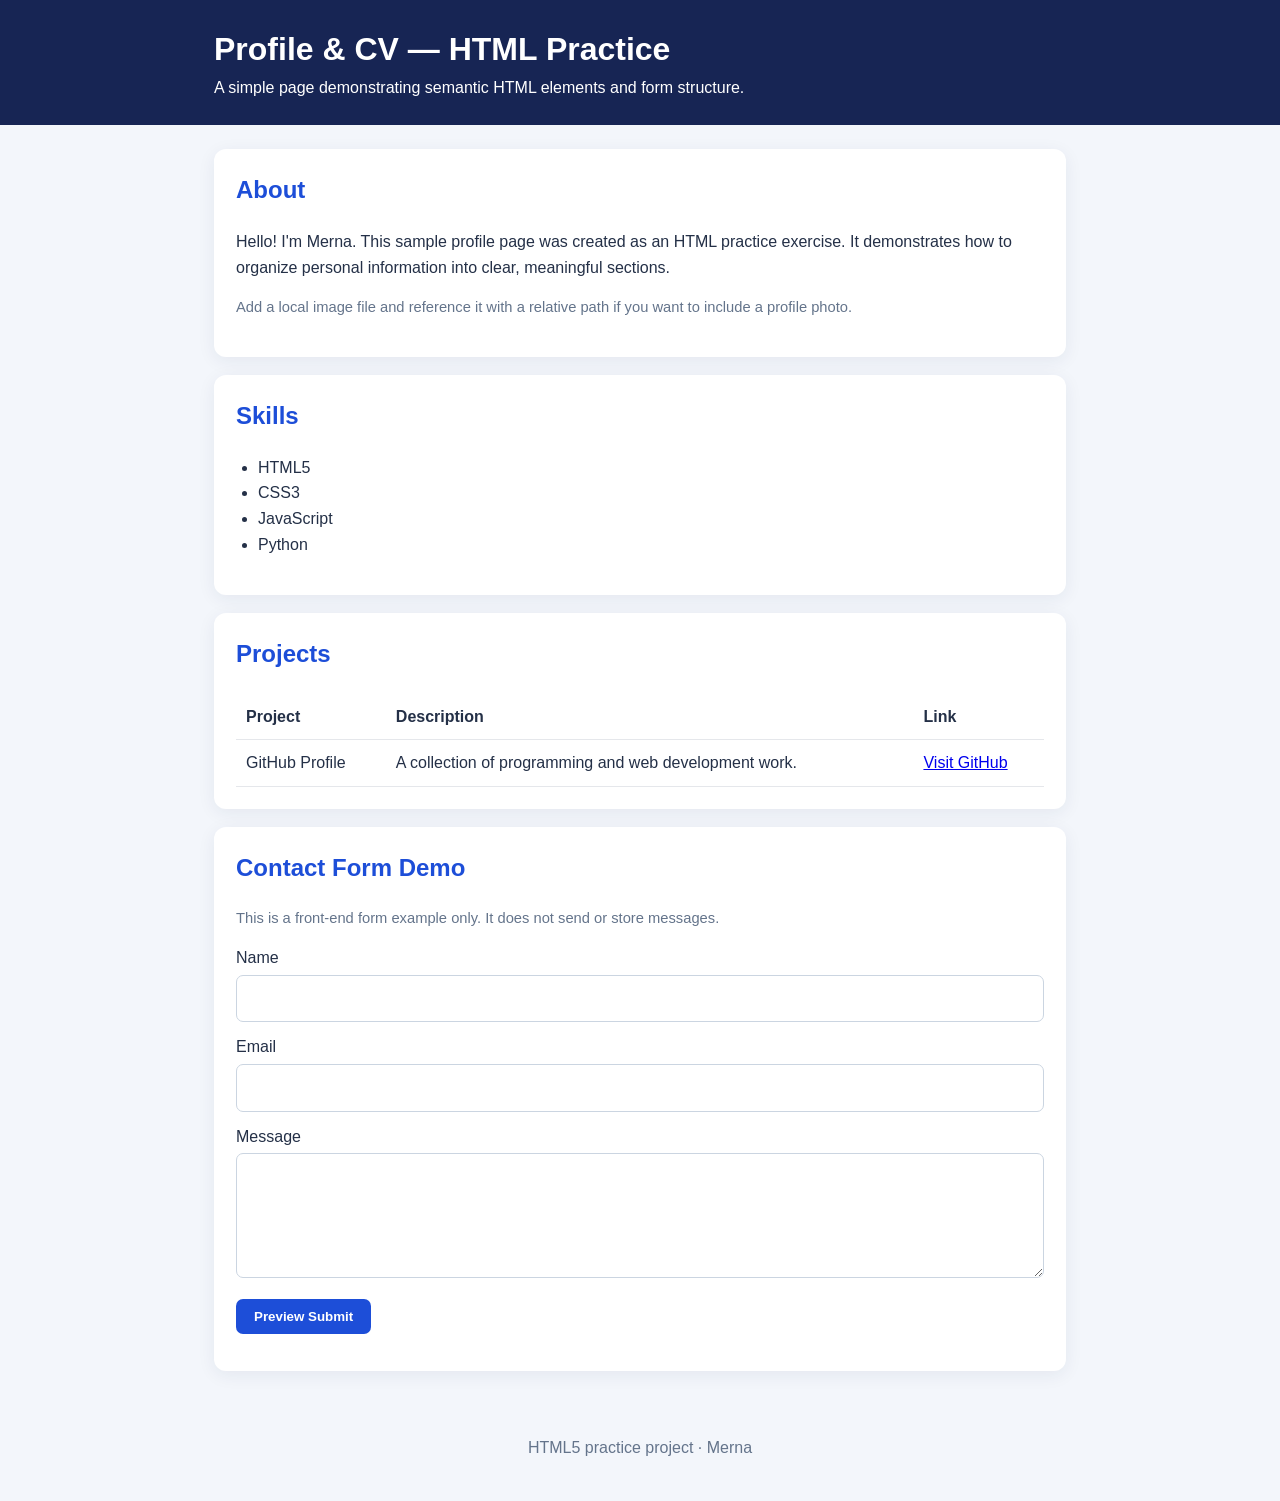
<file: 01-HTML-CV-Profile/index.html>
<!doctype html>
<html lang="en">
<head>
  <meta charset="UTF-8">
  <meta name="viewport" content="width=device-width, initial-scale=1">
  <meta name="description" content="A simple HTML profile and CV page demonstrating semantic structure and accessible forms.">
  <title>HTML Profile & CV Practice</title>
  <style>
    *{box-sizing:border-box}body{margin:0;font:16px/1.6 Arial,sans-serif;color:#243047;background:#f3f6fb}
    header,main,footer{max-width:900px;margin:auto;padding:24px}header{background:#172554;color:white;max-width:none}
    header h1,header p{max-width:852px;margin:0 auto}main{display:grid;gap:18px}
    section{background:white;padding:22px;border-radius:12px;box-shadow:0 4px 18px #17255412}
    h2{margin-top:0;color:#1d4ed8}ul{padding-left:22px}table{width:100%;border-collapse:collapse}
    th,td{text-align:left;padding:10px;border-bottom:1px solid #e5e7eb}label{display:block;margin:12px 0 4px}
    input,textarea{width:100%;padding:10px;border:1px solid #cbd5e1;border-radius:7px;font:inherit}
    button{margin-top:14px;padding:10px 18px;border:0;border-radius:7px;background:#1d4ed8;color:white;font-weight:700}
    .note{color:#64748b;font-size:.92rem}footer{text-align:center;color:#64748b}
  </style>
</head>
<body>
  <header><h1>Profile & CV — HTML Practice</h1><p>A simple page demonstrating semantic HTML elements and form structure.</p></header>
  <main>
    <section id="about"><h2>About</h2><p>Hello! I'm Merna. This sample profile page was created as an HTML practice exercise. It demonstrates how to organize personal information into clear, meaningful sections.</p><p class="note">Add a local image file and reference it with a relative path if you want to include a profile photo.</p></section>
    <section id="skills"><h2>Skills</h2><ul><li>HTML5</li><li>CSS3</li><li>JavaScript</li><li>Python</li></ul></section>
    <section id="projects"><h2>Projects</h2><table><thead><tr><th>Project</th><th>Description</th><th>Link</th></tr></thead><tbody><tr><td>GitHub Profile</td><td>A collection of programming and web development work.</td><td><a href="https://github.com/MernaAyman-l" target="_blank" rel="noopener noreferrer">Visit GitHub</a></td></tr></tbody></table></section>
    <section id="contact"><h2>Contact Form Demo</h2><p class="note">This is a front-end form example only. It does not send or store messages.</p><form onsubmit="event.preventDefault();document.getElementById('form-status').textContent='Demo only — no message was sent.';"><label for="name">Name</label><input id="name" name="name" autocomplete="name" required><label for="email">Email</label><input id="email" name="email" type="email" autocomplete="email" required><label for="message">Message</label><textarea id="message" name="message" rows="4" required></textarea><button type="submit">Preview Submit</button><p id="form-status" class="note" aria-live="polite"></p></form></section>
  </main>
  <footer><p>HTML5 practice project · Merna</p></footer>
</body>
</html>
</file>
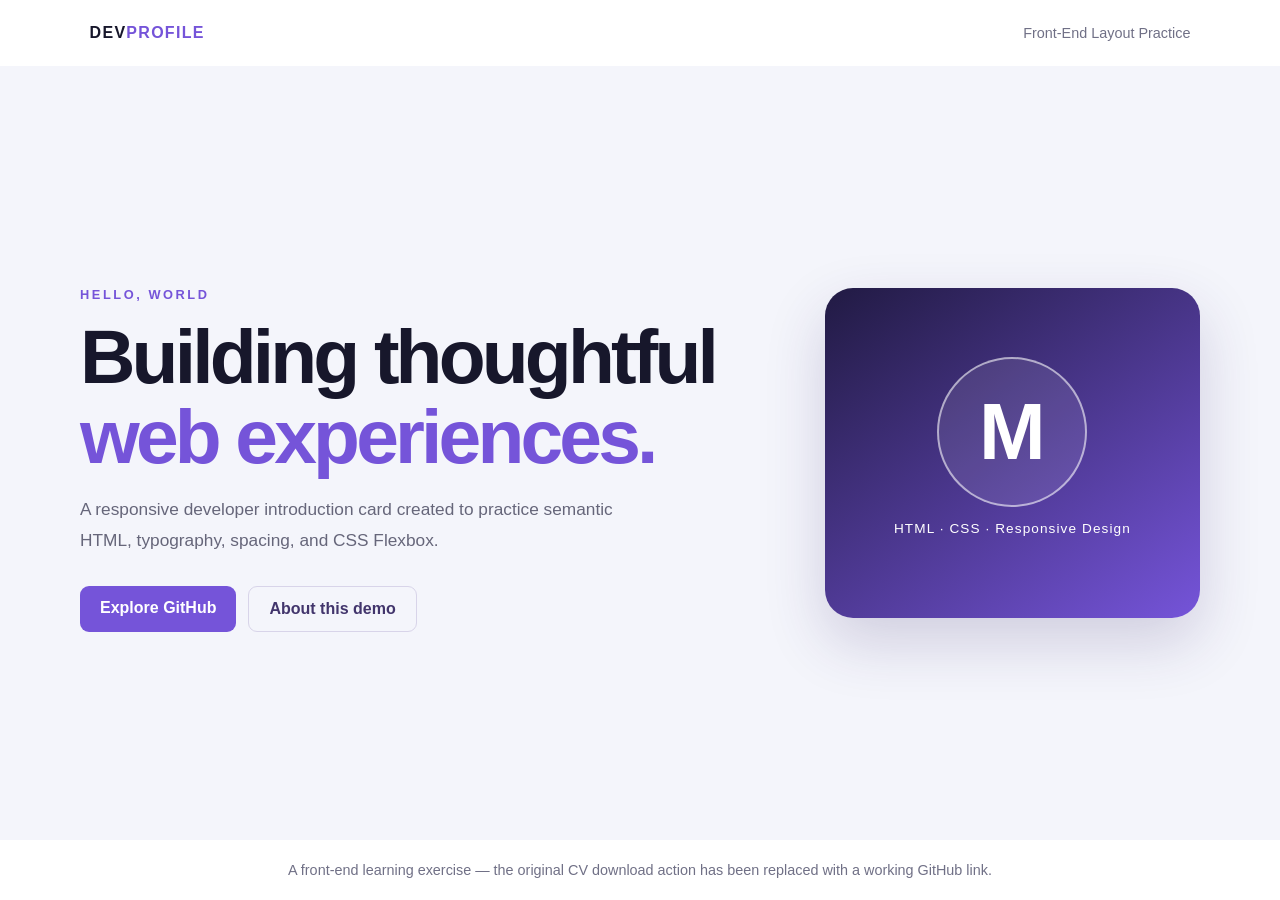
<file: 02-Developer-Hero-Card/index.html>
<!doctype html>
<html lang="en">
<head><meta charset="UTF-8"><meta name="viewport" content="width=device-width,initial-scale=1"><meta name="description" content="Responsive developer introduction card built with HTML and CSS."><title>Developer Intro Card</title><link rel="stylesheet" href="style.css"></head>
<body>
  <header class="topbar"><a class="brand" href="#home">DEV<span>PROFILE</span></a><span>Front-End Layout Practice</span></header>
  <main id="home" class="hero">
    <section class="copy"><p class="eyebrow">HELLO, WORLD</p><h1>Building thoughtful<br><span>web experiences.</span></h1><p class="intro">A responsive developer introduction card created to practice semantic HTML, typography, spacing, and CSS Flexbox.</p><div class="actions"><a class="button primary" href="https://github.com/MernaAyman-l" target="_blank" rel="noopener noreferrer">Explore GitHub</a><a class="button secondary" href="#about">About this demo</a></div></section>
    <aside class="visual" aria-label="Decorative initials avatar"><div class="avatar">M</div><p>HTML · CSS · Responsive Design</p></aside>
  </main>
  <footer id="about">A front-end learning exercise — the original CV download action has been replaced with a working GitHub link.</footer>
</body></html>
</file>
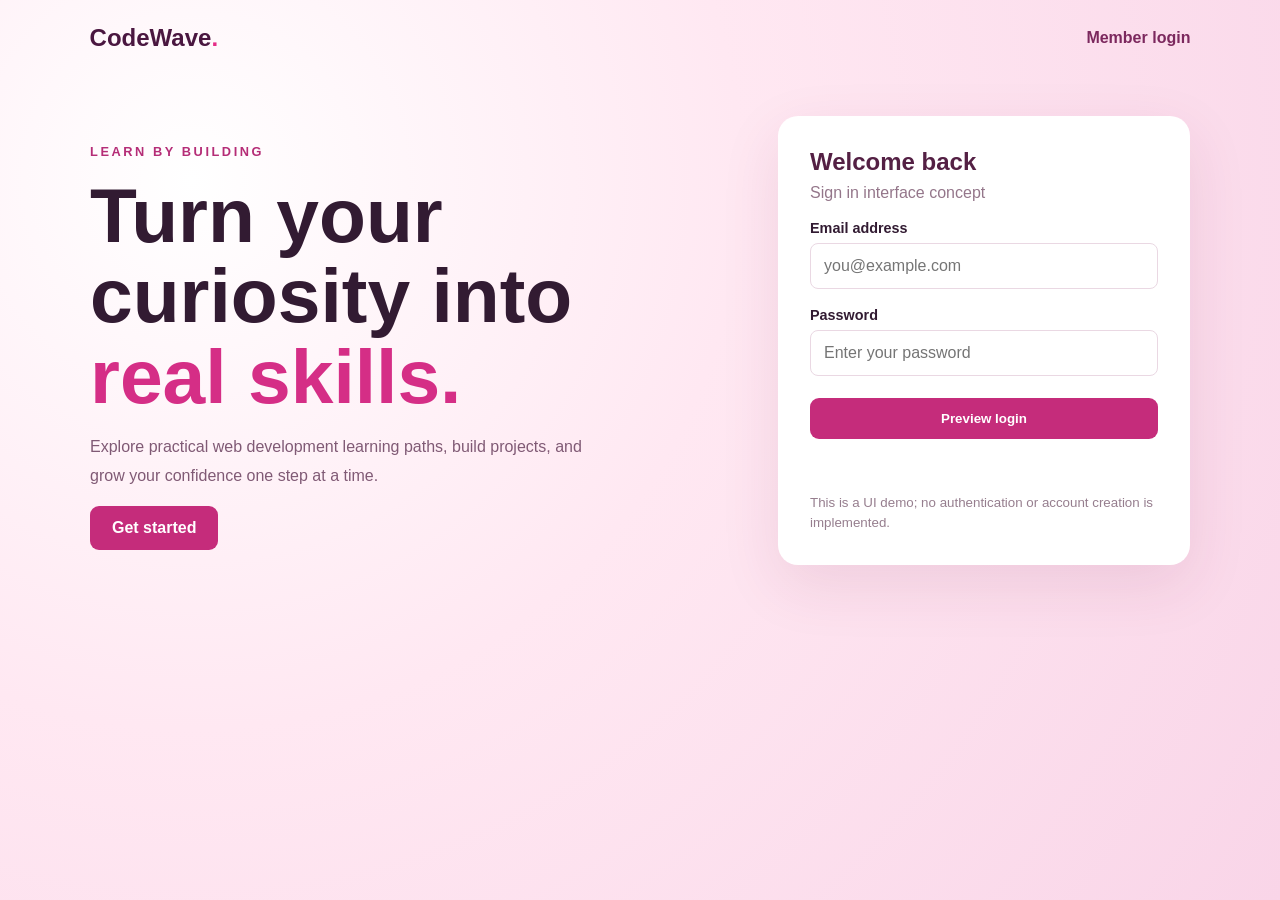
<file: 03-CodeWave-Landing-Login/index.html>
<!doctype html>
<html lang="en">
<head><meta charset="UTF-8"><meta name="viewport" content="width=device-width,initial-scale=1"><meta name="description" content="CodeWave bootcamp landing page and login interface practice."><title>CodeWave | Bootcamp UI</title><link rel="stylesheet" href="style.css"></head>
<body>
  <nav class="navbar"><a class="logo" href="#home">CodeWave<span>.</span></a><a class="nav-link" href="#login">Member login</a></nav>
  <main id="home" class="layout">
    <section class="intro"><p class="tag">LEARN BY BUILDING</p><h1>Turn your curiosity into <span>real skills.</span></h1><p>Explore practical web development learning paths, build projects, and grow your confidence one step at a time.</p><a class="join" href="#login">Get started</a></section>
    <section class="login" id="login"><h2>Welcome back</h2><p>Sign in interface concept</p><form id="login-form"><label for="email">Email address</label><input id="email" name="email" type="email" placeholder="you@example.com" autocomplete="email" required><label for="password">Password</label><input id="password" name="password" type="password" placeholder="Enter your password" autocomplete="current-password" required><button type="submit">Preview login</button><p id="status" class="status" aria-live="polite"></p></form><small>This is a UI demo; no authentication or account creation is implemented.</small></section>
  </main>
  <script>document.getElementById('login-form').addEventListener('submit',function(event){event.preventDefault();document.getElementById('status').textContent='Demo only — no sign-in request was sent.';});</script>
</body></html>
</file>
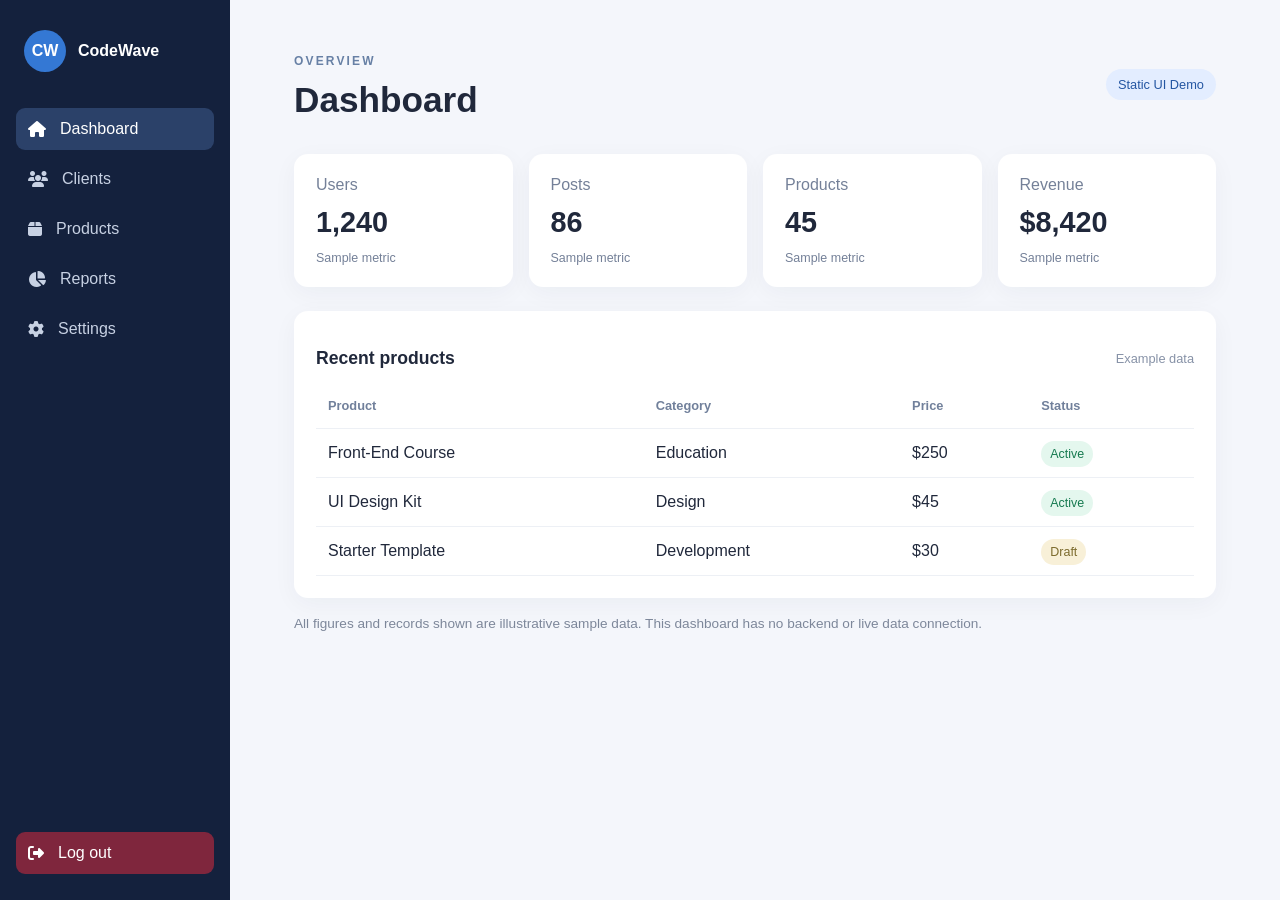
<file: 04-Landing-Page-and-Dashboard/dashboard.html>
<!doctype html>
<html lang="en">
<head><meta charset="UTF-8"><meta name="viewport" content="width=device-width,initial-scale=1"><meta name="description" content="Static admin dashboard UI practice built with HTML and CSS."><title>Admin Dashboard UI</title><link rel="stylesheet" href="dashboard.css"><link rel="stylesheet" href="https://cdnjs.cloudflare.com/ajax/libs/font-awesome/6.4.0/css/all.min.css"></head>
<body><aside class="sidebar"><div class="profile"><div class="avatar">CW</div><strong>CodeWave</strong></div><nav aria-label="Dashboard navigation"><a class="active" href="#dashboard"><i class="fa-solid fa-house"></i><span>Dashboard</span></a><a href="#clients"><i class="fa-solid fa-users"></i><span>Clients</span></a><a href="#products"><i class="fa-solid fa-box"></i><span>Products</span></a><a href="#reports"><i class="fa-solid fa-chart-pie"></i><span>Reports</span></a><a href="#settings"><i class="fa-solid fa-gear"></i><span>Settings</span></a></nav><a class="logout" href="#dashboard"><i class="fa-solid fa-right-from-bracket"></i><span>Log out</span></a></aside>
<main class="main" id="dashboard"><header class="page-heading"><div><p>OVERVIEW</p><h1>Dashboard</h1></div><span class="badge">Static UI Demo</span></header><section class="stats" aria-label="Sample statistics"><article><span>Users</span><strong>1,240</strong><small>Sample metric</small></article><article><span>Posts</span><strong>86</strong><small>Sample metric</small></article><article><span>Products</span><strong>45</strong><small>Sample metric</small></article><article><span>Revenue</span><strong>$8,420</strong><small>Sample metric</small></article></section><section class="panel" id="products"><div class="panel-heading"><h2>Recent products</h2><span>Example data</span></div><div class="table-wrap"><table><thead><tr><th>Product</th><th>Category</th><th>Price</th><th>Status</th></tr></thead><tbody><tr><td>Front-End Course</td><td>Education</td><td>$250</td><td><span class="status">Active</span></td></tr><tr><td>UI Design Kit</td><td>Design</td><td>$45</td><td><span class="status">Active</span></td></tr><tr><td>Starter Template</td><td>Development</td><td>$30</td><td><span class="status muted">Draft</span></td></tr></tbody></table></div></section><p class="disclaimer">All figures and records shown are illustrative sample data. This dashboard has no backend or live data connection.</p></main></body></html>
</file>
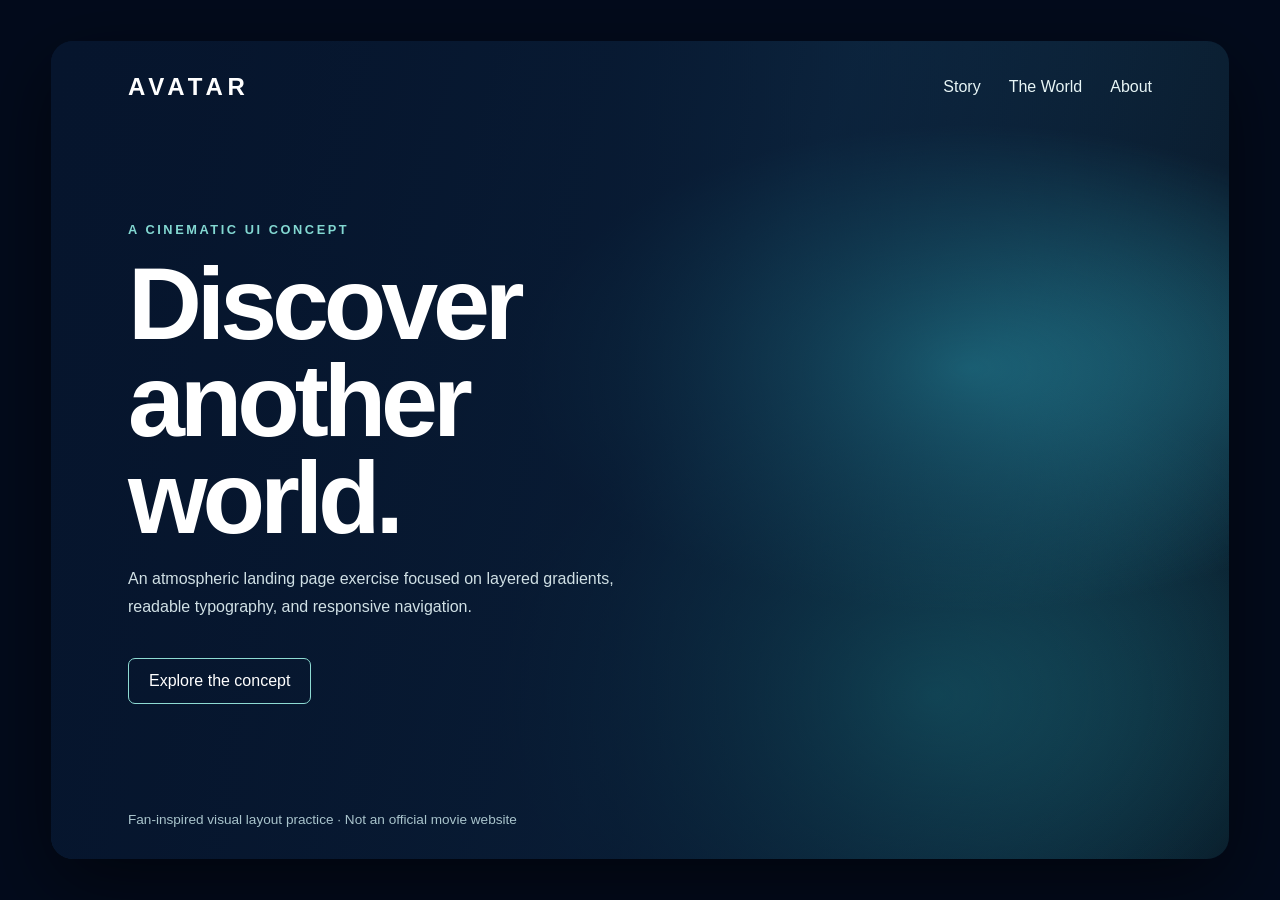
<file: 04-Landing-Page-and-Dashboard/landing-page.html>
<!doctype html>
<html lang="en">
<head><meta charset="UTF-8"><meta name="viewport" content="width=device-width,initial-scale=1"><meta name="description" content="Avatar-inspired cinematic landing page layout practice."><title>Avatar — Landing Page UI</title><link rel="stylesheet" href="style.css"></head>
<body class="landing"><main class="scene"><header><a class="wordmark" href="#">AVATAR</a><nav aria-label="Main navigation"><a href="#story">Story</a><a href="#world">The World</a><a href="#about">About</a></nav></header><section class="hero-copy" id="story"><p class="eyebrow">A CINEMATIC UI CONCEPT</p><h1>Discover<br>another world.</h1><p id="world">An atmospheric landing page exercise focused on layered gradients, readable typography, and responsive navigation.</p><a class="cta" href="#about">Explore the concept</a></section><footer id="about">Fan-inspired visual layout practice · Not an official movie website</footer></main></body></html>
</file>
<file: 02-Developer-Hero-Card/style.css>
*{box-sizing:border-box}body{margin:0;min-height:100vh;font-family:Inter,Arial,sans-serif;background:#f4f5fb;color:#17172b;display:flex;flex-direction:column}.topbar{display:flex;justify-content:space-between;align-items:center;padding:24px clamp(20px,7vw,100px);background:#fff}.brand{font-weight:900;letter-spacing:.08em;color:#17172b;text-decoration:none}.brand span{color:#7554d9}.topbar>span,footer{color:#707086;font-size:.9rem}.hero{width:min(1120px,88%);margin:auto;display:grid;grid-template-columns:1.3fr .7fr;gap:48px;align-items:center;padding:90px 0}.eyebrow{color:#7554d9;font-weight:800;letter-spacing:.2em;font-size:.8rem}.copy h1{font-size:clamp(2.6rem,6vw,5rem);line-height:1.05;letter-spacing:-.05em;margin:14px 0}.copy h1 span{color:#7554d9}.intro{max-width:560px;color:#66667a;line-height:1.8;font-size:1.08rem}.actions{display:flex;gap:12px;flex-wrap:wrap;margin-top:30px}.button{padding:13px 20px;border-radius:9px;text-decoration:none;font-weight:700}.primary{background:#7554d9;color:white}.secondary{border:1px solid #d8d4e9;color:#42356c}.visual{min-height:330px;border-radius:28px;background:linear-gradient(145deg,#211a43,#7554d9);display:flex;flex-direction:column;align-items:center;justify-content:center;color:#fff;box-shadow:0 24px 60px #34246b30}.avatar{width:150px;height:150px;border:2px solid #ffffff90;border-radius:50%;display:grid;place-items:center;font-size:5rem;font-weight:800;background:#ffffff18}.visual p{font-size:.85rem;letter-spacing:.08em}footer{text-align:center;padding:22px;background:#fff}@media(max-width:720px){.hero{grid-template-columns:1fr;padding:55px 0;gap:32px}.visual{min-height:240px}.avatar{width:110px;height:110px;font-size:3.5rem}.topbar>span{display:none}}
</file>
<file: 03-CodeWave-Landing-Login/style.css>
*{box-sizing:border-box}body{margin:0;min-height:100vh;font-family:Arial,sans-serif;color:#321b32;background:radial-gradient(circle at 15% 20%,#fff 0,#ffe8f2 42%,#f9d5e8 100%)}.navbar{display:flex;justify-content:space-between;align-items:center;padding:24px clamp(20px,7vw,100px)}.logo{font-size:1.5rem;font-weight:900;color:#4a1740;text-decoration:none}.logo span{color:#e52d87}.nav-link{color:#7c285e;text-decoration:none;font-weight:700}.layout{width:min(1100px,88%);margin:40px auto;display:grid;grid-template-columns:1.2fr .8fr;gap:70px;align-items:center}.intro .tag{font-size:.8rem;font-weight:800;letter-spacing:.2em;color:#b52d77}.intro h1{font-size:clamp(2.8rem,6vw,5rem);line-height:1.05;margin:16px 0}.intro h1 span{color:#d52e86}.intro>p:not(.tag){max-width:520px;line-height:1.8;color:#805a75}.join,button{display:inline-block;border:0;border-radius:9px;padding:13px 22px;background:#c52c7b;color:#fff;text-decoration:none;font-weight:800;cursor:pointer}.login{background:#fff;padding:32px;border-radius:20px;box-shadow:0 20px 60px #7d28531c}.login h2{margin:0;color:#542044}.login>p{color:#94768a;margin-top:8px}.login label{display:block;margin:18px 0 7px;font-weight:700;font-size:.9rem}.login input{width:100%;padding:13px;border:1px solid #ead8e3;border-radius:8px;font:inherit}.login button{width:100%;margin-top:22px}.login small,.status{display:block;color:#967e8e;line-height:1.5;margin-top:16px}.status{color:#9c2465;min-height:1.4em}@media(max-width:760px){.layout{grid-template-columns:1fr;gap:36px;margin:20px auto 50px}.intro h1{font-size:3rem}.navbar{padding:20px}}
</file>
<file: 04-Landing-Page-and-Dashboard/dashboard.css>
*{box-sizing:border-box}body{margin:0;min-height:100vh;background:#f4f6fb;color:#20283b;font-family:Arial,sans-serif;display:flex}.sidebar{width:230px;background:#14213d;color:#fff;padding:26px 16px;display:flex;flex-direction:column;gap:32px;min-height:100vh}.profile{display:flex;align-items:center;gap:12px;padding:4px 8px}.avatar{width:42px;height:42px;border-radius:50%;background:#3478d4;display:grid;place-items:center;font-weight:800}.sidebar nav{display:grid;gap:8px}.sidebar nav a,.logout{display:flex;align-items:center;gap:14px;padding:12px;border-radius:9px;color:#c7d1e3;text-decoration:none}.sidebar nav a:hover,.sidebar nav a.active{background:#2b4169;color:#fff}.logout{margin-top:auto;background:#7f263d;color:white}.main{width:min(1200px,calc(100% - 230px));padding:42px clamp(20px,5vw,64px);margin:0 auto}.page-heading{display:flex;justify-content:space-between;align-items:center;margin-bottom:28px}.page-heading p{font-size:.75rem;letter-spacing:.18em;color:#6780a5;font-weight:800}.page-heading h1{margin:6px 0;font-size:2.2rem}.badge{padding:8px 12px;border-radius:20px;background:#e3edff;color:#2456a2;font-size:.8rem}.stats{display:grid;grid-template-columns:repeat(4,1fr);gap:16px}.stats article,.panel{background:#fff;border-radius:14px;padding:22px;box-shadow:0 6px 24px #1d31500b}.stats article span,.stats small{display:block;color:#748098}.stats strong{display:block;font-size:1.8rem;margin:12px 0}.stats small{font-size:.78rem}.panel{margin-top:24px}.panel-heading{display:flex;justify-content:space-between;align-items:center}.panel-heading h2{font-size:1.1rem}.panel-heading span{color:#8792a7;font-size:.8rem}.table-wrap{overflow-x:auto}table{width:100%;border-collapse:collapse;min-width:520px}th,td{text-align:left;padding:15px 12px;border-bottom:1px solid #edf0f5}th{color:#71809b;font-size:.8rem}.status{color:#167a50;background:#e4f7ee;padding:6px 9px;border-radius:20px;font-size:.78rem}.status.muted{color:#7c6b2d;background:#f8f0d8}.disclaimer{font-size:.85rem;color:#7d879a;margin-top:18px}@media(max-width:850px){.sidebar{width:76px;padding:22px 10px}.sidebar nav a,.logout{justify-content:center}.sidebar nav span,.profile strong,.logout span{display:none}.main{width:calc(100% - 76px);padding:28px 18px}.stats{grid-template-columns:repeat(2,1fr)}}@media(max-width:480px){.stats{grid-template-columns:1fr}.page-heading{align-items:flex-start;gap:12px;flex-direction:column}}
</file>
<file: 04-Landing-Page-and-Dashboard/style.css>
*{box-sizing:border-box}body{margin:0;font-family:Arial,sans-serif}.landing{min-height:100vh;background:#030b1c;color:white;padding:3vh 4vw;display:grid;place-items:center}.scene{width:min(1280px,100%);min-height:88vh;padding:32px clamp(22px,6vw,80px);border-radius:22px;overflow:hidden;position:relative;background:radial-gradient(ellipse at 78% 40%,#237e91 0,transparent 35%),radial-gradient(ellipse at 75% 80%,#175c69 0,transparent 35%),linear-gradient(110deg,#06152d 0%,#102f49 55%,#071321 100%);box-shadow:0 25px 80px #0008}.scene:after{content:"";position:absolute;inset:0;background:linear-gradient(90deg,#06152df2 0%,#06152dbb 48%,transparent 100%);pointer-events:none}.scene header,.hero-copy,.scene footer{position:relative;z-index:1}.scene header{display:flex;align-items:center;justify-content:space-between}.wordmark{font-size:1.5rem;font-weight:900;letter-spacing:.2em;color:#fff;text-decoration:none}.scene nav{display:flex;gap:28px}.scene nav a{color:#e7f5f6;text-decoration:none}.hero-copy{max-width:620px;padding:clamp(65px,12vh,120px) 0}.eyebrow{color:#83d8d2;letter-spacing:.2em;font-size:.8rem;font-weight:800}.hero-copy h1{font-size:clamp(3.4rem,8vw,7rem);line-height:.95;margin:18px 0;letter-spacing:-.05em}.hero-copy p:not(.eyebrow){max-width:500px;line-height:1.8;color:#d0e0e5}.cta{display:inline-block;margin-top:20px;padding:13px 20px;border:1px solid #8edbd3;border-radius:7px;color:#fff;text-decoration:none}.scene footer{color:#a9c4cc;font-size:.85rem}@media(max-width:620px){.scene header{align-items:flex-start;gap:22px;flex-direction:column}.scene nav{gap:16px;flex-wrap:wrap}.hero-copy{padding:70px 0}.scene:after{background:#06152dbb}}
</file>
